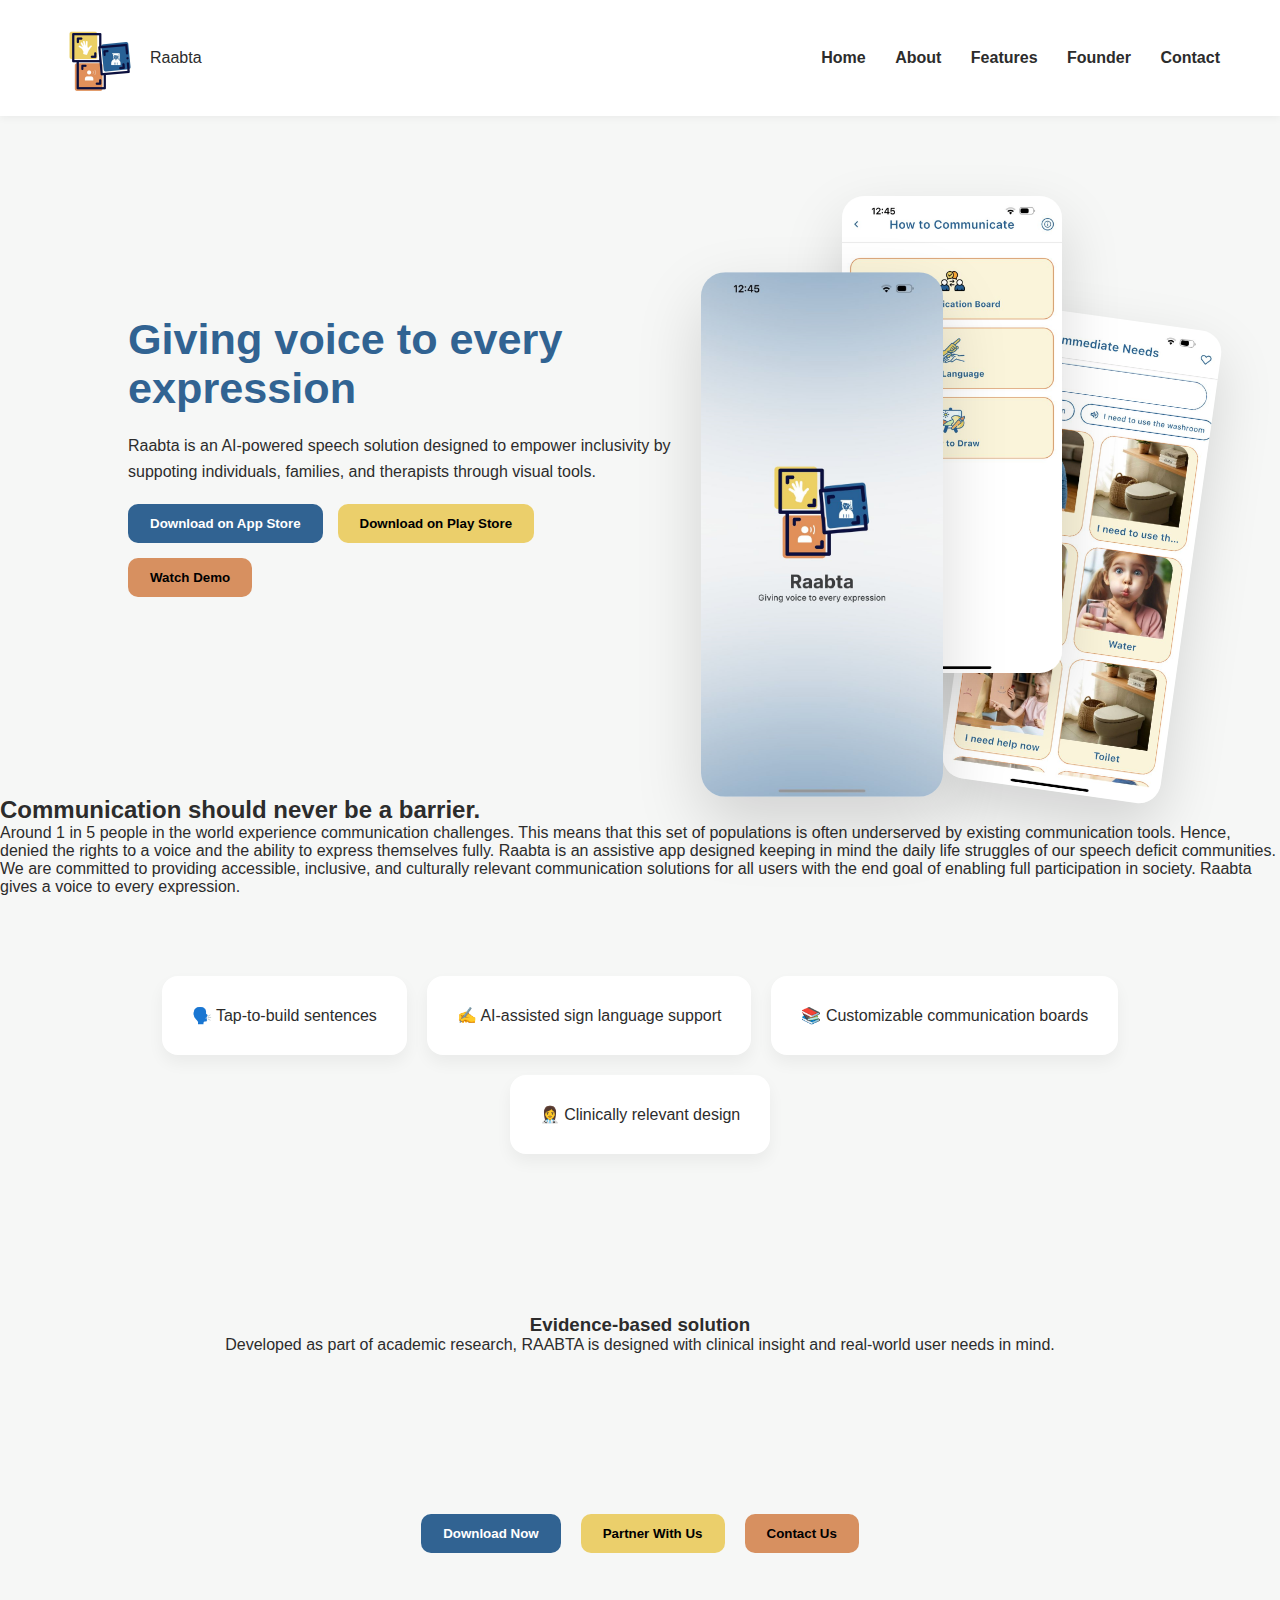
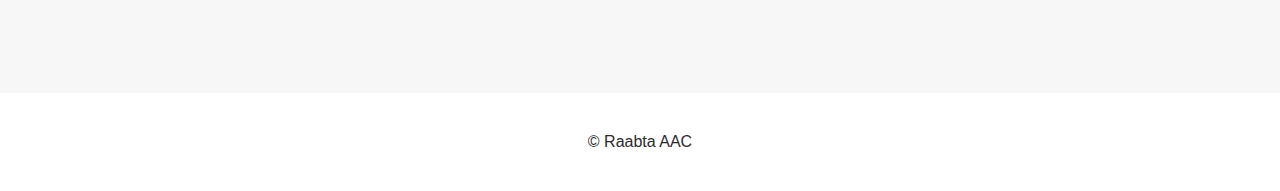
<file: index.html>
<!DOCTYPE html>
<html lang="en">
<head>
<meta charset="UTF-8">
<meta name="viewport" content="width=device-width, initial-scale=1.0">
<title>RAABTA AAC</title>
<link rel="stylesheet" href="style.css">
</head>

<body>

<nav class="navbar">
<div class="nav-left">
<img src="images/logo.png" class="logo">

<span class="brand">Raabta</span>
</div>

<div class="nav-links">
<a href="index.html">Home</a>
<a href="2-about.html">About</a>
<a href="3-how-it-works.html">Features</a>
<a href="4-founder.html">Founder</a>
<a href="5-contact.html">Contact</a>

</div>
</nav>

<header class="hero">
<div class="hero-text fade">
<h1>Giving voice to every expression</h1>
<p>Raabta is an AI-powered speech solution designed to empower inclusivity by suppoting individuals, families, and therapists through visual tools.</p>

<div class="cta-group">
<a href="https://apps.apple.com/your-app-link" target="_blank">
<button class="primary">Download on App Store</button>
</a>

<a href="https://play.google.com/store/apps/details?id=yourapp" target="_blank">
<button class="secondary">Download on Play Store</button>
</a>

<button class="accent">Watch Demo</button>
</div>
</div>

<div class="hero-images">

<img src="images/screen1.png" class="phone phone1 active">
<img src="images/screen2.png" class="phone phone2">
<img src="images/screen3.png" class="phone phone3">

</div>


</header>

<section class="problem fade">
<h2>Communication should never be a barrier.</h2>
<p>Around 1 in 5 people in the world experience communication challenges. This means that this set of populations is often underserved by existing communication tools. Hence, denied the rights to a voice and the ability to express themselves fully. Raabta is an assistive app designed keeping in mind the daily life struggles of our speech deficit communities. We are committed to providing accessible, inclusive, and culturally relevant communication solutions for all users with the end goal of enabling full participation in society. Raabta gives a voice to every expression.</p>
</section>

<section class="features fade">
<div class="card">🗣️ Tap-to-build sentences</div>
<div class="card">✍️ AI-assisted sign language support</div>
<div class="card">📚 Customizable communication boards</div>
<div class="card">👩‍⚕️ Clinically relevant design</div>
</section>

<section class="research fade">
<h3>Evidence-based solution</h3>
<p>Developed as part of academic research, RAABTA is designed with clinical insight and real-world user needs in mind.</p>
</section>

<section class="cta-section fade">
<a href="5-contact.html">
<button class="primary">Download Now</button>
</a>

<a href="5-contact.html">
<button class="secondary">Partner With Us</button>
</a>

<a href="5-contact.html">
<button class="accent">Contact Us</button>
</a>
</section>

<footer
<p>© Raabta AAC</p>
</footer>

<script src="script.js"></script>

</body>
</html>
</file>
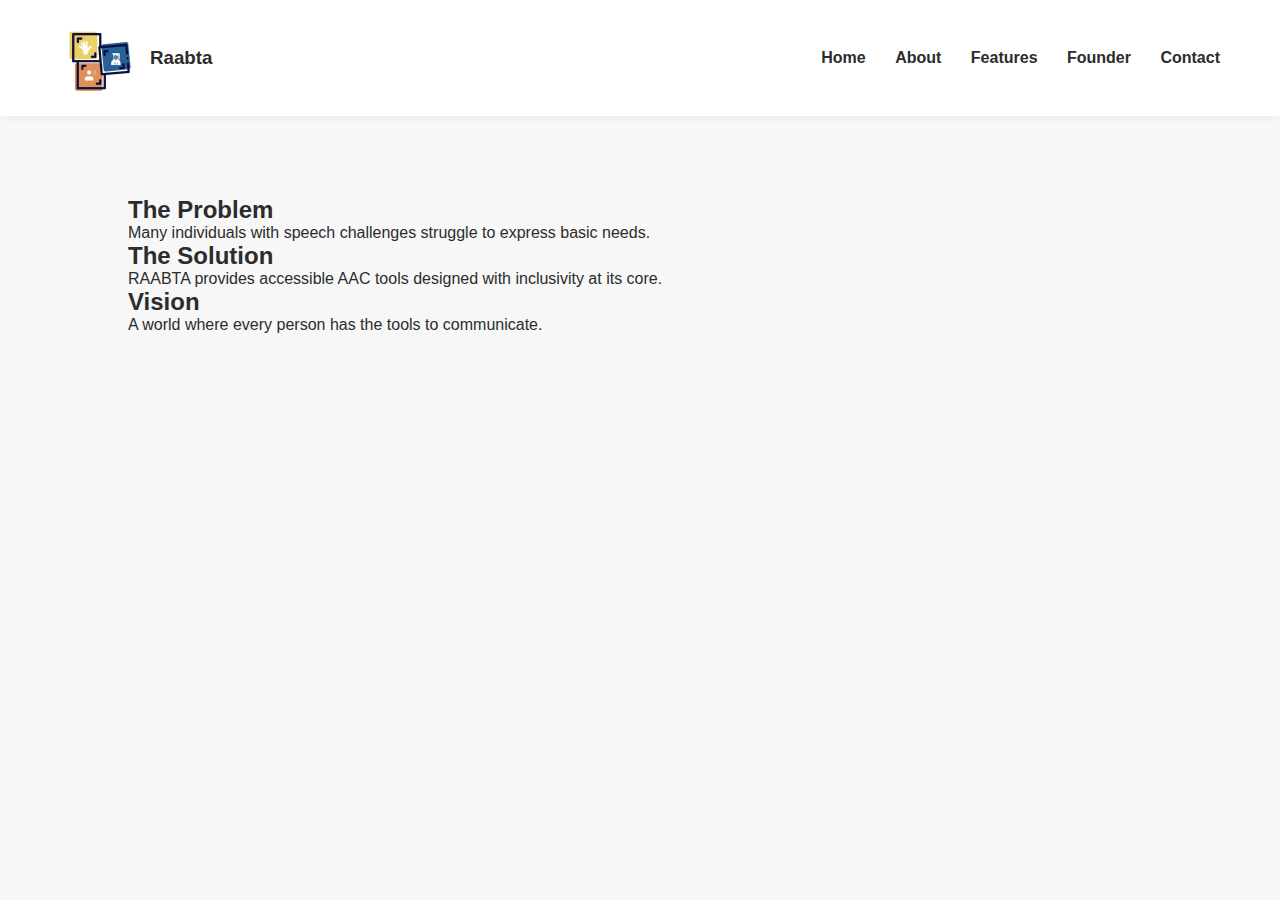
<file: 2-about.html>
<!DOCTYPE html>
<html>
<head>
<link rel="stylesheet" href="style.css">
</head>
<body>

<nav>
<nav class="navbar">

<div class="nav-left">
<a href="1-index.html">
<img src="images/logo.png" class="logo">
</a>
<h3>Raabta</h3>
</div>

<div class="nav-links">
<a href="1-index.html">Home</a>
<a href="2-about.html">About</a>
<a href="3-how-it-works.html">Features</a>
<a href="4-founder.html">Founder</a>
<a href="5-contact.html">Contact</a>
</div>

</nav>

<section class="section fade">
<h2>The Problem</h2>
<p>Many individuals with speech challenges struggle to express basic needs.</p>

<h2>The Solution</h2>
<p>RAABTA provides accessible AAC tools designed with inclusivity at its core.</p>

<h2>Vision</h2>
<p>A world where every person has the tools to communicate.</p>
</section>

<script src="script.js"></script>
</body>
</html>
</file>
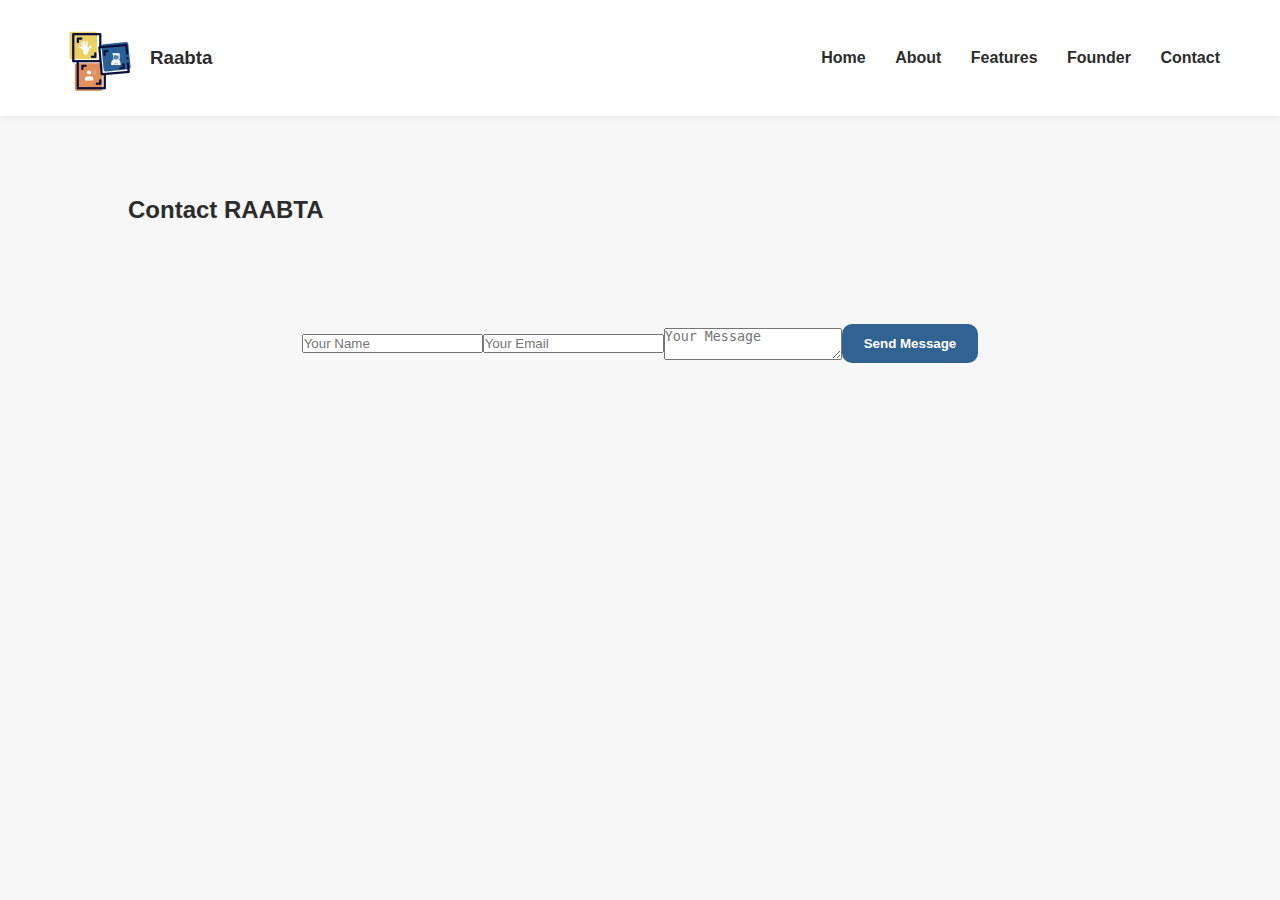
<file: 5-contact.html>
<!DOCTYPE html>
<html>
<head>
<link rel="stylesheet" href="style.css">
<meta name="viewport" content="width=device-width, initial-scale=1.0">
</head>
<body>
<nav>
<nav class="navbar">

<div class="nav-left">
<a href="index.html">
<img src="images/logo.png" class="logo">
</a>
<h3>Raabta</h3>
</div>

<div class="nav-links">
<a href="index.html">Home</a>
<a href="2-about.html">About</a>
<a href="3-how-it-works.html">Features</a>
<a href="4-founder.html">Founder</a>
<a href="5-contact.html">Contact</a>
</div>

</nav>


<section class="section fade">
<h2>Contact RAABTA</h2>

<form>
<section class="contact-wrapper">

<form action="https://formsubmit.co/raabta.aac@gmail.com" method="POST" class="contact-form">

<input type="text" name="name" placeholder="Your Name" required>

<input type="email" name="email" placeholder="Your Email" required>

<textarea name="message" placeholder="Your Message"></textarea>

<button type="submit" class="primary">Send Message</button>

</form>

</section>

</form>


</section>

<script src="script.js"></script>
</body>
</html>
</file>
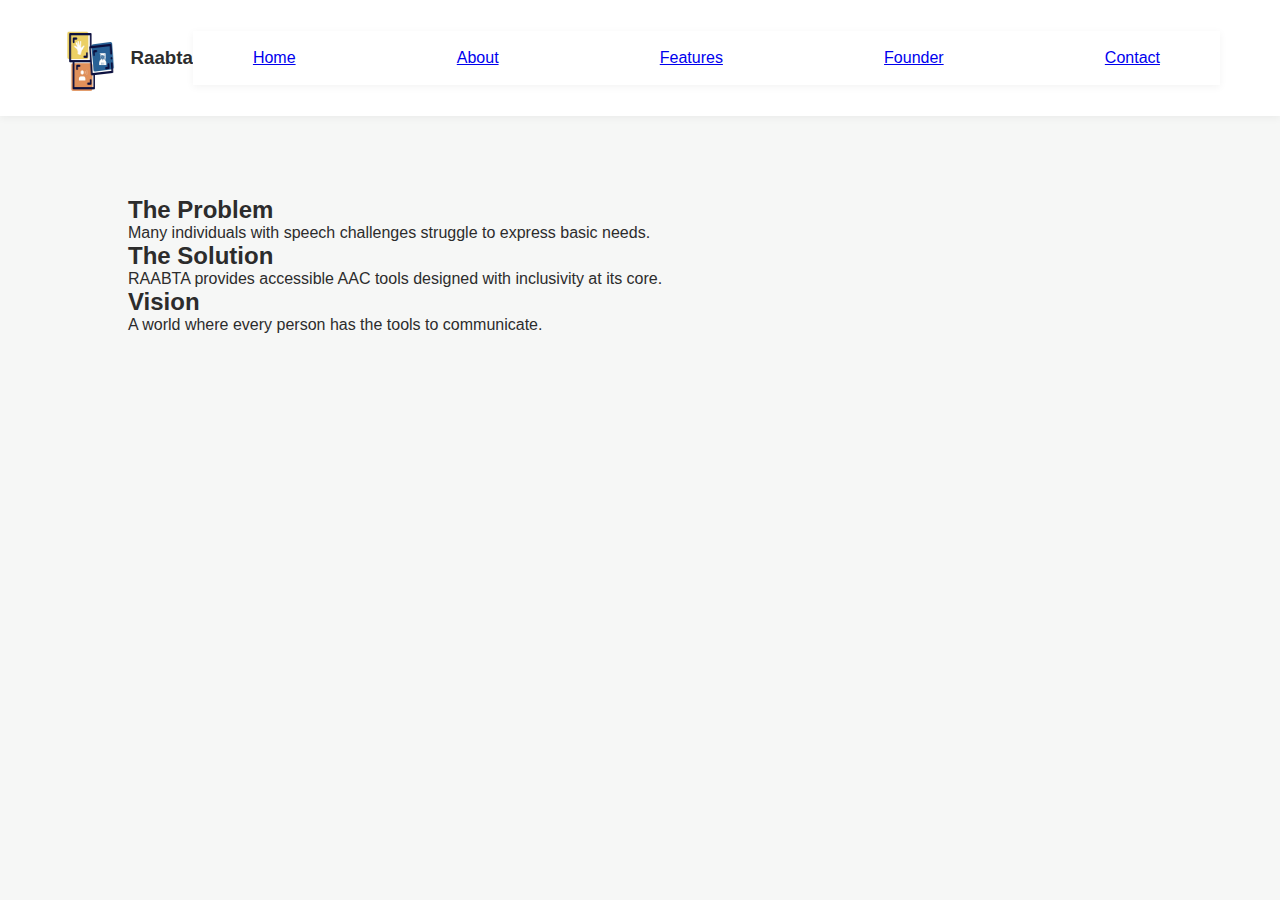
<file: about.html>
<!DOCTYPE html>
<html>
<head>
<link rel="stylesheet" href="style.css">
<meta name="viewport" content="width=device-width, initial-scale=1.0">

</head>
<body>

<nav>
<nav class="navbar">

<div class="nav-left">
<a href="index.html">
<img src="images/logo.png" class="logo">
</a>
<h3>Raabta</h3>
</div>

<nav class="navbar">
<a href="index.html">Home</a>
<a href="about.html">About</a>
<a href="features.html">Features</a>
<a href="founder.html">Founder</a>
<a href="contact.html">Contact</a>
</nav>

</div>

</nav>

<section class="section fade">
<h2>The Problem</h2>
<p>Many individuals with speech challenges struggle to express basic needs.</p>

<h2>The Solution</h2>
<p>RAABTA provides accessible AAC tools designed with inclusivity at its core.</p>

<h2>Vision</h2>
<p>A world where every person has the tools to communicate.</p>
</section>

<script src="script.js"></script>
</body>
</html>
</file>
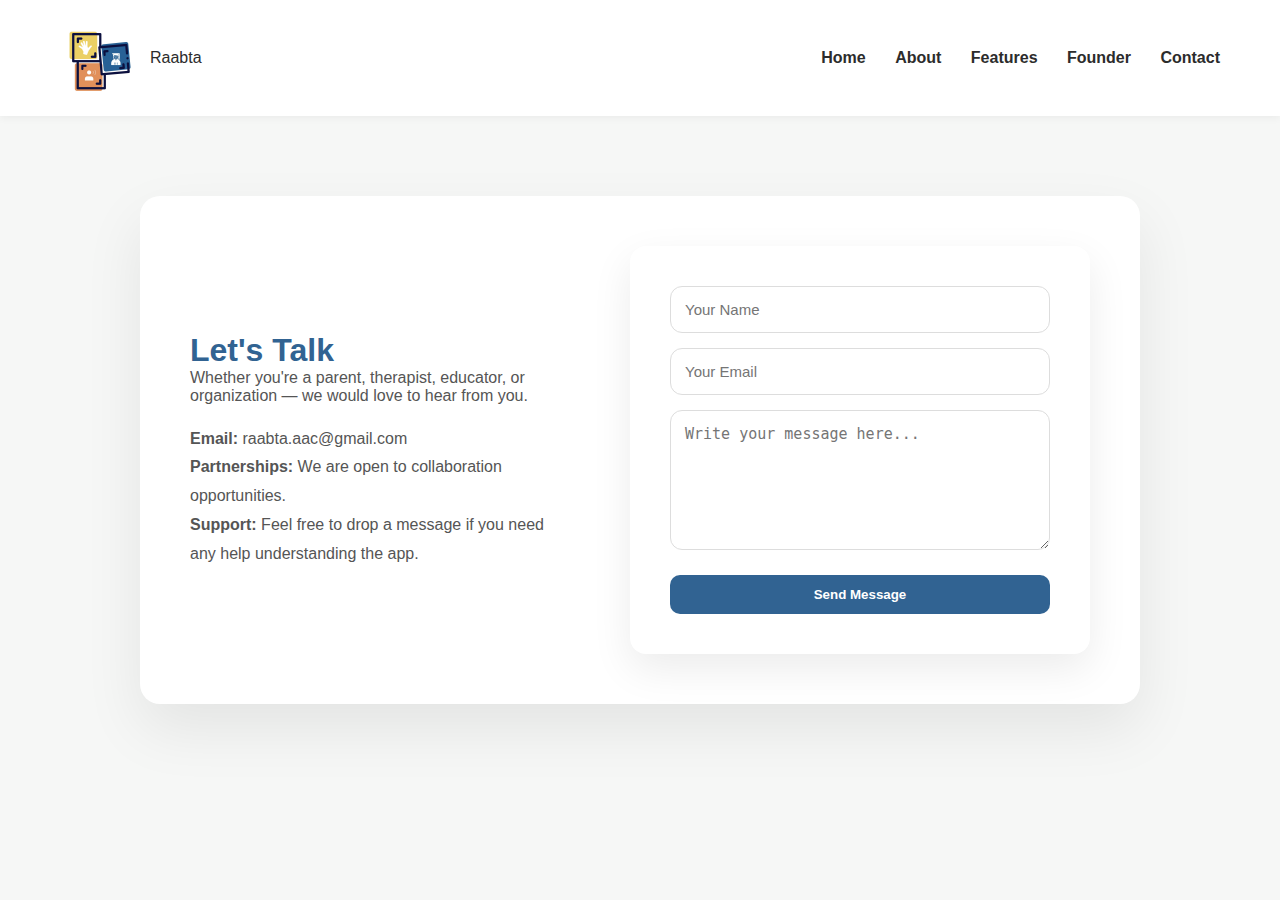
<file: contact.html>
<!DOCTYPE html>
<html>
<head>
<link rel="stylesheet" href="style.css">
<meta name="viewport" content="width=device-width, initial-scale=1.0">
</head>
<body>
<nav class="navbar">

  <div class="nav-left">
    <a href="index.html">
      <img src="images/logo.png" class="logo" alt="Raabta logo">
    </a>
    <span class="brand">Raabta</span>
  </div>

  <div class="nav-links">
    <a href="index.html">Home</a>
    <a href="about.html">About</a>
    <a href="how-it-works.html">Features</a>
    <a href="founder.html">Founder</a>
    <a href="contact.html">Contact</a>
  </div>

</nav>


</div>

</nav>


<section class="contact-page">

  <div class="contact-container">

    <!-- LEFT SIDE -->
    <div class="contact-info">
      <h1>Let's Talk</h1>
      <p>
        Whether you're a parent, therapist, educator, or organization —
        we would love to hear from you.
      </p>

      <div class="contact-details">
        <p><strong>Email:</strong> raabta.aac@gmail.com</p>
        <p><strong>Partnerships:</strong> We are open to collaboration opportunities.</p>
        <p><strong>Support:</strong> Feel free to drop a message if you need any help understanding the app.</p>
      </div>
    </div>


    <!-- RIGHT SIDE FORM -->
    <form class="contact-form">
      <input type="text" placeholder="Your Name" required>
      <input type="email" placeholder="Your Email" required>
      <textarea placeholder="Write your message here..." required></textarea>
      <button class="primary">Send Message</button>
    </form>

  </div>

</section>
</file>
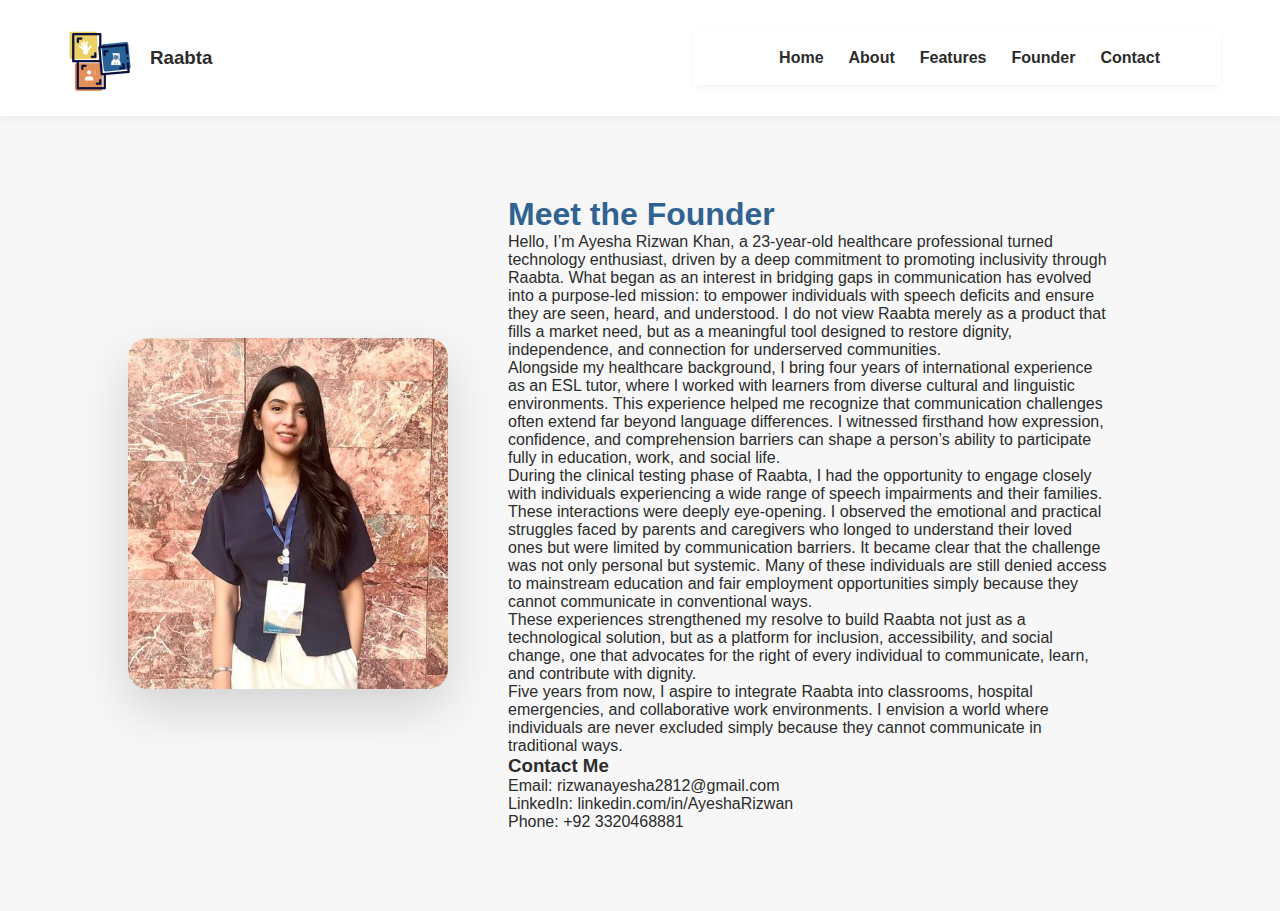
<file: founder.html>
<!DOCTYPE html>
<html lang="en">

<head>
<meta charset="UTF-8">
<meta name="viewport" content="width=device-width, initial-scale=1.0">
<link rel="stylesheet" href="style.css">
<title>Founder - Raabta AAC</title>
</head>

<body>

<nav>
<nav class="navbar">

<div class="nav-left">
<a href="index.html">
<img src="images/logo.png" class="logo">
</a>
<h3>Raabta</h3>
</div>

<div class="nav-links">
<nav class="navbar">
<a href="index.html">Home</a>
<a href="about.html">About</a>
<a href="features.html">Features</a>
<a href="founder.html">Founder</a>
<a href="contact.html">Contact</a>
</nav>

</div>

</nav>



<section class="founder-section fade">

<div class="founder-image">
<img src="images/founder.png" alt="Ayesha Rizwan Khan">
</div>

<div class="founder-text">

<h1>Meet the Founder</h1>

<p>
Hello, I’m Ayesha Rizwan Khan, a 23-year-old healthcare professional turned technology enthusiast, driven by a deep commitment to promoting inclusivity through Raabta. What began as an interest in bridging gaps in communication has evolved into a purpose-led mission: to empower individuals with speech deficits and ensure they are seen, heard, and understood. I do not view Raabta merely as a product that fills a market need, but as a meaningful tool designed to restore dignity, independence, and connection for underserved communities.
</p>

<p>
Alongside my healthcare background, I bring four years of international experience as an ESL tutor, where I worked with learners from diverse cultural and linguistic environments. This experience helped me recognize that communication challenges often extend far beyond language differences. I witnessed firsthand how expression, confidence, and comprehension barriers can shape a person’s ability to participate fully in education, work, and social life.
</p>

<p>
During the clinical testing phase of Raabta, I had the opportunity to engage closely with individuals experiencing a wide range of speech impairments and their families. These interactions were deeply eye-opening. I observed the emotional and practical struggles faced by parents and caregivers who longed to understand their loved ones but were limited by communication barriers. It became clear that the challenge was not only personal but systemic. Many of these individuals are still denied access to mainstream education and fair employment opportunities simply because they cannot communicate in conventional ways.
</p>

<p>
These experiences strengthened my resolve to build Raabta not just as a technological solution, but as a platform for inclusion, accessibility, and social change, one that advocates for the right of every individual to communicate, learn, and contribute with dignity.
</p>

<p>
Five years from now, I aspire to integrate Raabta into classrooms, hospital emergencies, and collaborative work environments. I envision a world where individuals are never excluded simply because they cannot communicate in traditional ways.
</p>

<h3>Contact Me</h3>
<p>Email: rizwanayesha2812@gmail.com</p>
<p>LinkedIn: linkedin.com/in/AyeshaRizwan</p>
<p>Phone: +92 3320468881</p>

</div>

</section>


<script src="script.js"></script>

</body>
</html>
</file>
<file: style.css>
/* ============================= */
/* ROOT VARIABLES */
/* ============================= */
:root{
--primary:#316392;
--secondary:#EBCF6B;
--accent:#D79060;
--bg:#F6F7F6;
--text:#2c2c2c;
}

/* ============================= */
/* GLOBAL RESET */
/* ============================= */
*{
box-sizing:border-box;
margin:0;
padding:0;
}

html,body{
width:100%;
overflow-x:hidden;
font-family:Arial, sans-serif;
background:var(--bg);
color:var(--text);
}

img{
max-width:100%;
height:auto;
display:block;
}

/* ============================= */
/* NAVBAR */
/* ============================= */
.navbar{
display:flex;
justify-content:space-between;
align-items:center;
padding:18px 60px;
background:white;
box-shadow:0 2px 8px rgba(0,0,0,0.05);
position:sticky;
top:0;
z-index:100;
width:100%;
margin:0;
border-radius:0;
}


.nav-left{
display:flex;
align-items:center;
gap:10px;
}

.logo{
height:80px;
cursor:pointer;
transition:all 0.4s ease;
}

.logo:hover{
transform:scale(1.08) rotate(-2deg);
filter: drop-shadow(0 8px 18px rgba(0,0,0,0.2));
}

.nav-links a{
margin-left:25px;
text-decoration:none;
color:var(--text);
font-weight:600;
transition:0.3s;
}

.nav-links a:hover{
color:var(--primary);
}

/* ============================= */
/* HERO */
/* ============================= */
.hero{
display:flex;
align-items:center;
justify-content:space-between;
padding:80px 10%;
gap:60px;
flex-wrap:wrap;
width:100%;
}

.hero-text{
flex:1 1 450px;
max-width:550px;
}

.hero h1{
font-size:2.7rem;
color:var(--primary);
margin-bottom:20px;
}

.hero p{
margin-bottom:20px;
line-height:1.6;
}

.cta-group{
display:flex;
gap:15px;
flex-wrap:wrap;
}

button{
border:none;
padding:12px 22px;
border-radius:10px;
cursor:pointer;
font-weight:bold;
transition:0.3s;
}

.primary{background:var(--primary);color:white;}
.secondary{background:var(--secondary);}
.accent{background:var(--accent);}

button:hover{
transform:translateY(-3px);
opacity:0.9;
}

/* ============================= */
/* HERO PHONES */
/* ============================= */
.hero-images{
position:relative;
width:420px;
height:520px;
flex-shrink:0;
}

.phone{
position:absolute;
width:220px;
border-radius:22px;
box-shadow:0 25px 60px rgba(0,0,0,0.15);
transition:transform 0.4s ease;
animation:float 6s ease-in-out infinite;
cursor:pointer;
}

.phone1{ left:-20px; top:100px; transform:rotate(-8deg); z-index:1;}
.phone2{ left:110px; top:0px; transform:rotate(0deg); z-index:3;}
.phone3{ left:240px; top:120px; transform:rotate(8deg); z-index:2;}

.phone.active{
transform:scale(1.1);
z-index:5;
}

@keyframes float{
0%{transform:translateY(0px);}
50%{transform:translateY(-15px);}
100%{transform:translateY(0px);}
}

/* ============================= */
/* PROBLEM SECTION */
/* ============================= */
.problem-layout{
display:flex;
align-items:center;
justify-content:space-between;
gap:60px;
padding:80px 10%;
flex-wrap:wrap;
}

.problem-text{
flex:1 1 400px;
max-width:600px;
}

.problem-chart{
flex:1 1 300px;
max-width:420px;
background:white;
padding:25px;
border-radius:18px;
box-shadow:0 20px 45px rgba(0,0,0,0.08);
}

/* ============================= */
/* FEATURES */
/* ============================= */
.features{
display:flex;
gap:20px;
padding:80px 10%;
flex-wrap:wrap;
justify-content:center;
}

.card{
background:white;
padding:30px;
border-radius:16px;
box-shadow:0 8px 16px rgba(0,0,0,0.05);
transition:0.3s;
min-width:220px;
text-align:center;
}

.card:hover{
transform:translateY(-8px);
}

/* ============================= */
/* RESEARCH + CTA */
/* ============================= */
.research,
.cta-section{
padding:80px 10%;
text-align:center;
}
.section{
padding:80px 10%;
}

.cta-section{
display:flex;
justify-content:center;
gap:20px;
flex-wrap:wrap;
}

/* ============================= */
/* CONTACT */
/* ============================= */
.contact-wrapper{
display:flex;
justify-content:center;
align-items:center;
padding:100px 20px;
}

.contact-form{
width:400px;
background:white;
padding:40px;
border-radius:16px;
box-shadow:0 15px 40px rgba(0,0,0,0.08);
display:flex;
flex-direction:column;
gap:15px;
}

.contact-form input,
.contact-form textarea{
padding:12px;
border-radius:10px;
border:1px solid #ddd;
font-size:15px;
width:100%;
}

.contact-form textarea{
height:120px;
resize:vertical;
}

/* ============================= */
/* FOUNDER */
/* ============================= */
.founder-section{
display:flex;
gap:60px;
padding:80px 10%;
align-items:center;
flex-wrap:wrap;
}

.founder-image img{
width:320px;
border-radius:20px;
box-shadow:0 20px 50px rgba(0,0,0,0.15);
}

.founder-text{
max-width:600px;
}

.founder-text h1{
color:var(--primary);
}

/* ============================= */
/* FOOTER */
/* ============================= */
footer{
padding:40px;
text-align:center;
background:white;
margin-top:60px;
}

/* ============================= */
/* RESPONSIVE */
/* ============================= */
@media (max-width:900px){

.navbar{
flex-direction:column;
gap:10px;
text-align:center;
}

.hero{
flex-direction:column;
text-align:center;
}

.hero-images{
position:relative;
width:100%;
height:auto;
display:flex;
justify-content:center;
}

.phone{
position:relative;
left:auto;
top:auto;
transform:none;
animation:none;
margin:10px;
width:160px;
}

.problem-layout{
flex-direction:column;
text-align:center;
}

.features{
flex-direction:column;
align-items:center;
}

.founder-section{
flex-direction:column;
text-align:center;
}

.cta-section{
flex-direction:column;
}

.contact-form{
width:90%;
}

}
/* ===== ABOUT PAGE ===== */

.about-hero{
text-align:center;
padding:90px 20px 40px;
max-width:800px;
margin:auto;
}

.about-hero h1{
color:var(--primary);
font-size:2.6rem;
margin-bottom:15px;
}

.about-hero p{
font-size:1.1rem;
opacity:0.8;
}

.about-block{
padding:70px 10%;
display:flex;
justify-content:center;
}

.about-block.alt{
background:#ffffff;
}

.about-text{
max-width:750px;
font-size:1.05rem;
line-height:1.7;
}

.about-text h2{
color:var(--primary);
margin-bottom:20px;
font-size:1.9rem;
}

.about-text ul{
margin:20px 0;
padding-left:20px;
}

.about-text li{
margin:8px 0;
}

.highlight{
font-weight:bold;
font-size:1.3rem;
color:var(--accent);
margin-top:25px;
}
/* FEATURES PAGE */

.features-page{
max-width:1000px;
margin:auto;
padding:80px 20px;
}

.page-title{
text-align:center;
color:var(--primary);
font-size:2.4rem;
}

.page-sub{
text-align:center;
margin-bottom:50px;
color:#666;
}

/* feature cards */
.feature-item{
margin-bottom:20px;
border-radius:16px;
overflow:hidden;
box-shadow:0 8px 20px rgba(0,0,0,0.06);
background:white;
}

.feature-header{
padding:20px;
font-weight:bold;
cursor:pointer;
display:flex;
justify-content:space-between;
align-items:center;
background:#f9f9f9;
transition:0.3s;
}

.feature-header:hover{
background:#f0f0f0;
}

.feature-content{
max-height:0;
overflow:hidden;
transition:0.4s ease;
}

.feature-item.active .feature-content{
max-height:400px;
padding:20px;
}

.feature-layout{
display:flex;
gap:30px;
align-items:center;
}

.feature-layout img{
width:220px;
border-radius:14px;
box-shadow:0 10px 30px rgba(0,0,0,0.12);
}

.arrow{
transition:0.3s;
}

.feature-item.active .arrow{
transform:rotate(180deg);
}

/* roadmap */
.coming-soon{
margin-top:60px;
padding:30px;
border-radius:16px;
background:linear-gradient(135deg,#F4E4A6,#F0B88A);
}

.coming-soon h2{
margin-top:0;
}

/* mobile */
@media(max-width:768px){
.feature-layout{
flex-direction:column;
text-align:center;
}
.feature-layout img{
width:70%;
}
}
/* ROADMAP SECTION */
.coming-soon{
margin-top:70px;
padding:40px 30px;
border-radius:20px;
background:linear-gradient(135deg,#F4E4A6,#F0B88A);
}

.roadmap{
display:grid;
grid-template-columns:repeat(auto-fit,minmax(240px,1fr));
gap:18px;
margin-top:25px;
}

.roadmap-card{
background:white;
padding:18px;
border-radius:14px;
box-shadow:0 8px 20px rgba(0,0,0,0.08);
transition:0.25s;
}

.roadmap-card:hover{
transform:translateY(-6px);
box-shadow:0 18px 35px rgba(0,0,0,0.12);
}

.roadmap-card h4{
margin:0 0 8px 0;
color:var(--primary);
font-size:16px;
}

.roadmap-card p{
margin:0;
font-size:14px;
color:#555;
}

/* CONTACT PAGE */

.contact-page{
padding:80px 20px;
display:flex;
justify-content:center;
}

.contact-container{
display:flex;
gap:60px;
max-width:1000px;
background:white;
padding:50px;
border-radius:20px;
box-shadow:0 25px 60px rgba(0,0,0,0.08);
align-items:center;
}

/* left info */
.contact-info{
flex:1;
}

.contact-info h1{
color:var(--primary);
margin-top:0;
}

.contact-info p{
color:#555;
}

.contact-details{
margin-top:20px;
line-height:1.8;
}

/* form */
.contact-form{
flex:1;
display:flex;
flex-direction:column;
gap:15px;
}

.contact-form input,
.contact-form textarea{
padding:14px;
border-radius:12px;
border:1px solid #ddd;
font-size:15px;
}

.contact-form textarea{
height:140px;
resize:vertical;
}

.contact-form button{
margin-top:10px;
}

/* mobile */
@media(max-width:800px){
.contact-container{
flex-direction:column;
padding:30px;
}
}
/* ============================= */
/* CHART FINAL FIX */
/* ============================= */

/* give chart a real render area */
.problem-chart{
height:280px;
position:relative;
}

/* let chart.js control canvas size */
.problem-chart canvas{
width:100% !important;
height:100% !important;
display:block;
}
</file>
